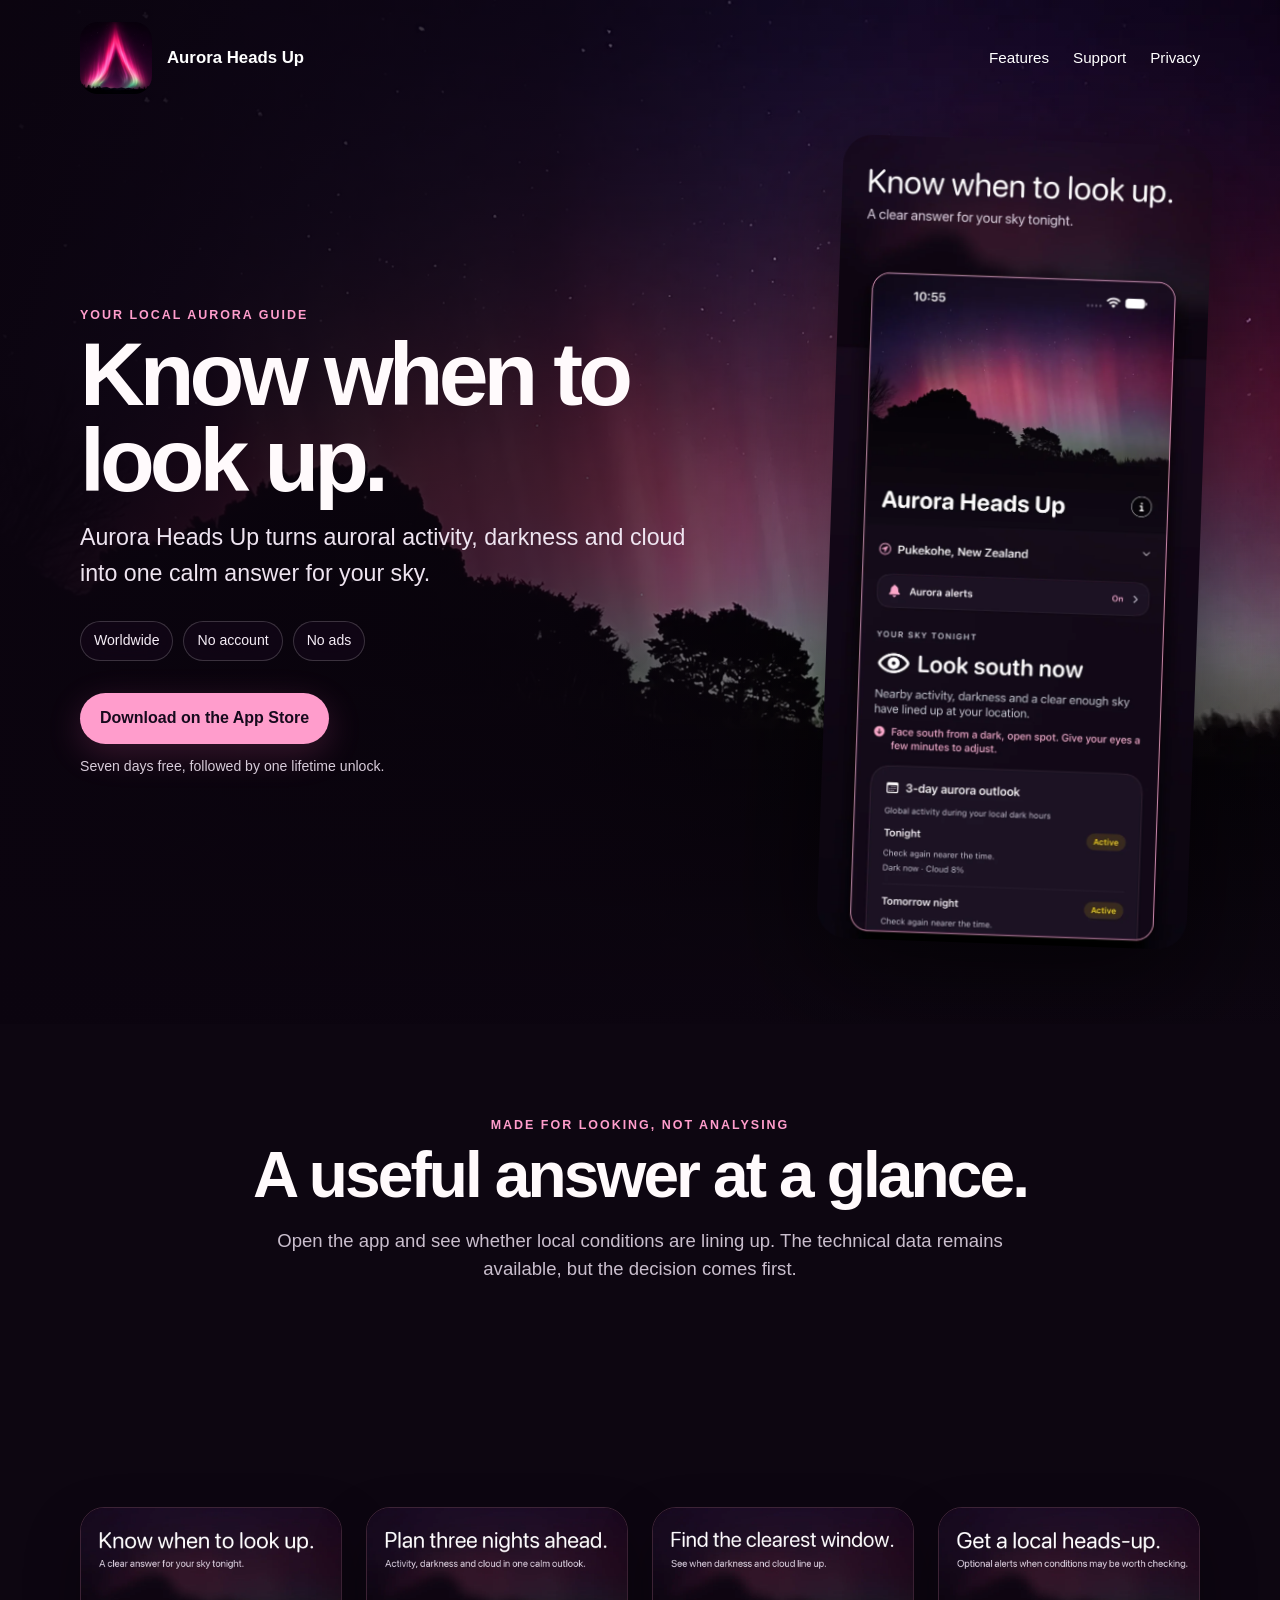
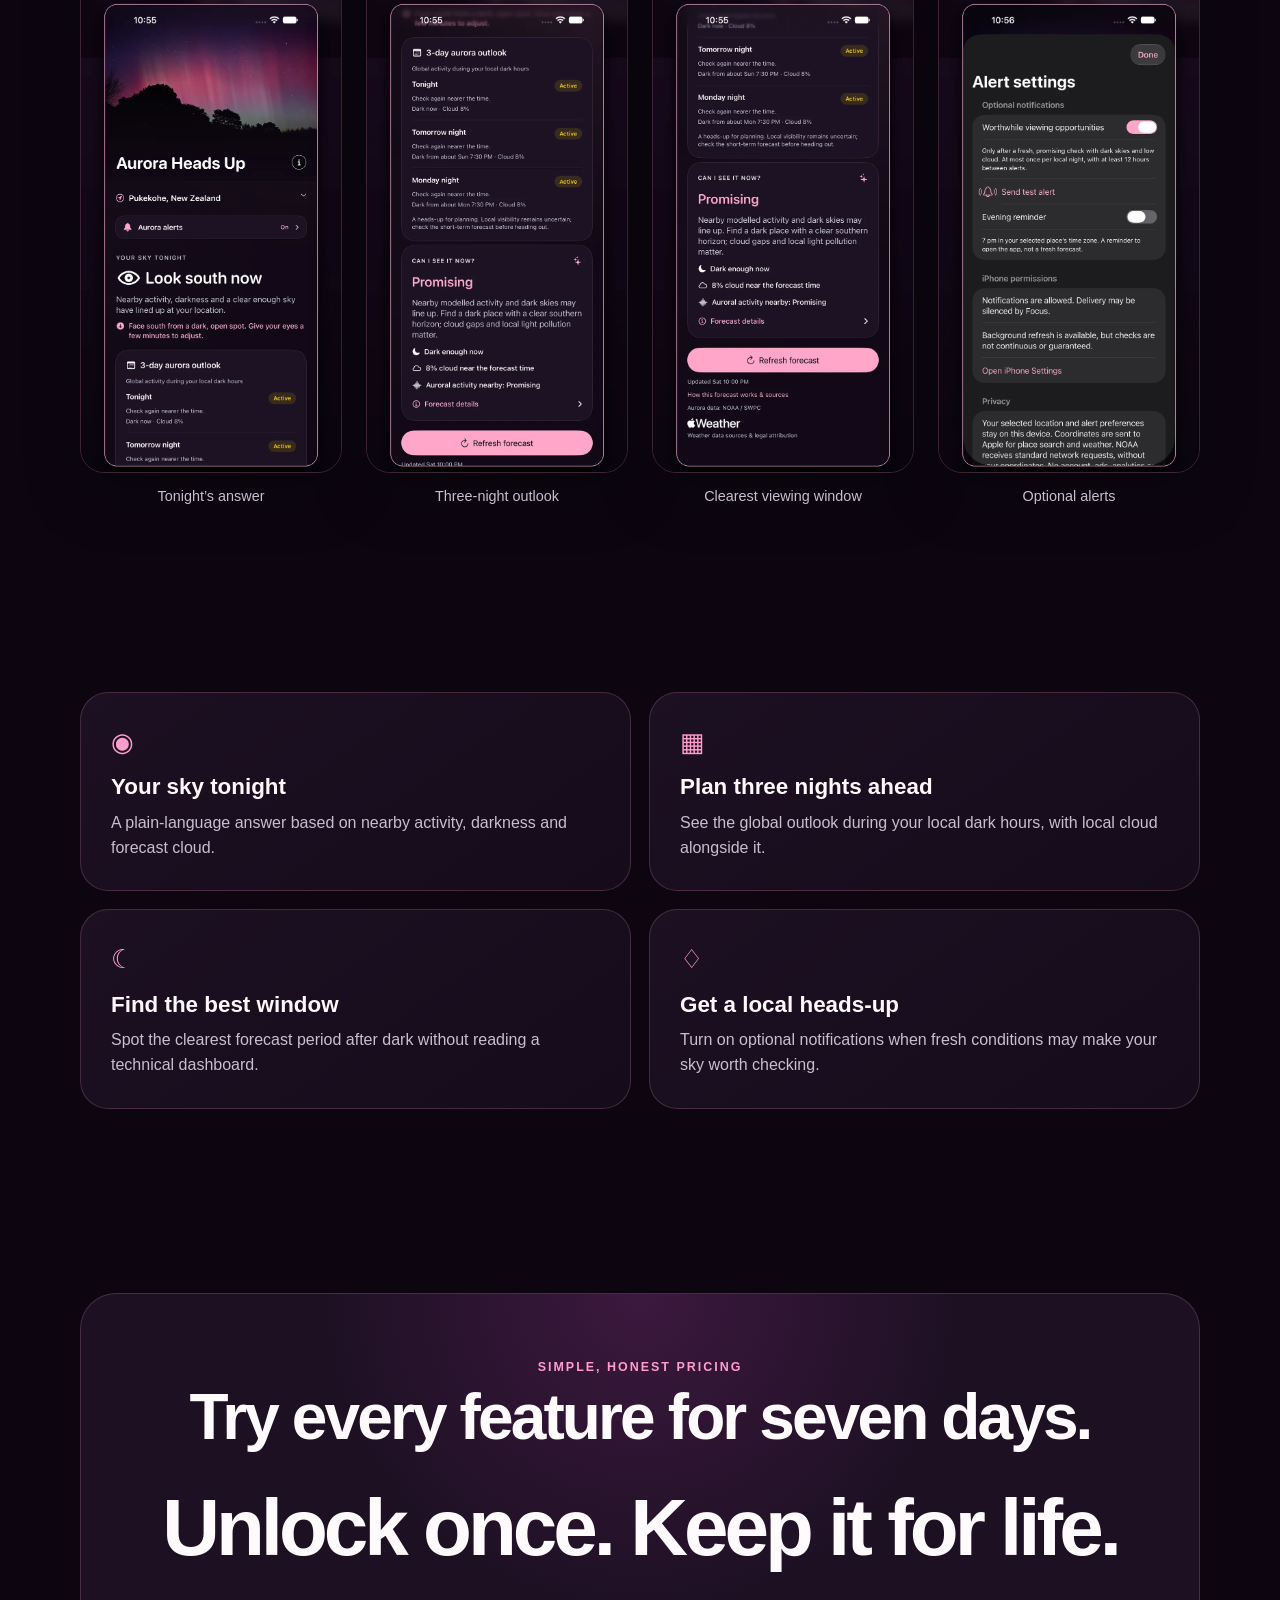
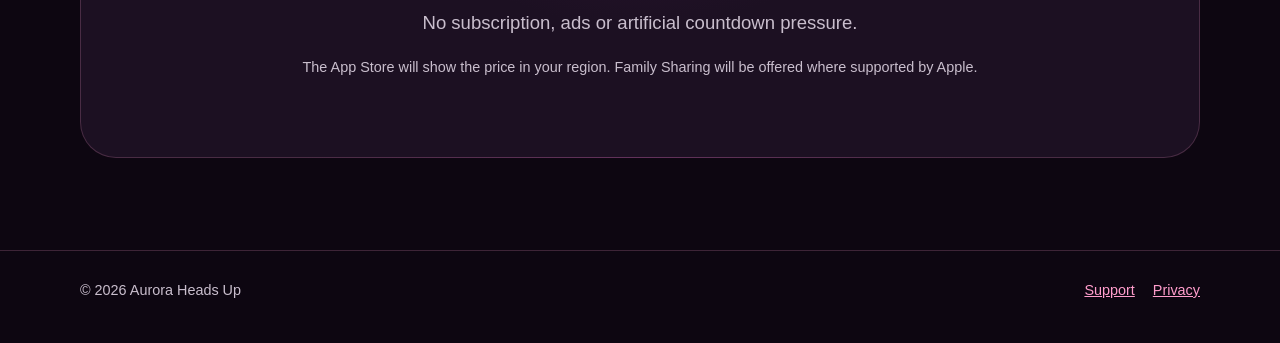
<file: index.html>
<!doctype html>
<html lang="en">
<head>
  <meta charset="utf-8">
  <meta name="viewport" content="width=device-width, initial-scale=1">
  <title>Aurora Heads Up — Know when to look up</title>
  <meta name="description" content="A calm, local aurora forecast that combines activity, darkness and cloud to tell you when your sky may be worth checking.">
  <meta name="theme-color" content="#0d0611">
  <link rel="canonical" href="https://nhcottier.github.io/aurora-heads-up/">
  <link rel="icon" href="assets/app-icon-192.png">
  <link rel="apple-touch-icon" href="assets/app-icon-192.png">
  <meta property="og:title" content="Aurora Heads Up — Know when to look up">
  <meta property="og:description" content="A calm, local answer for your sky tonight.">
  <meta property="og:image" content="https://nhcottier.github.io/aurora-heads-up/assets/aurora-heads-up-social.jpg">
  <meta property="og:type" content="website">
  <meta property="og:url" content="https://nhcottier.github.io/aurora-heads-up/">
  <link rel="stylesheet" href="styles.css">
</head>
<body>
  <a class="skip" href="#content">Skip to content</a>
  <header class="site-header">
    <a class="brand" href="./"><img src="assets/app-icon-192.png" alt=""><span>Aurora Heads Up</span></a>
    <nav aria-label="Main navigation"><a href="#features">Features</a><a href="support.html">Support</a><a href="privacy.html">Privacy</a></nav>
  </header>
  <div class="hero">
    <div class="hero-grid">
      <div class="hero-copy">
        <div class="eyebrow">Your local aurora guide</div>
        <h1>Know when to look up.</h1>
        <p class="lede">Aurora Heads Up turns auroral activity, darkness and cloud into one calm answer for your sky.</p>
        <ul class="pills"><li>Worldwide</li><li>No account</li><li>No ads</li></ul>
        <a class="cta" href="https://apps.apple.com/app/aurora-heads-up/id6811223540">Download on the App Store</a>
        <span class="subcta">Seven days free, followed by one lifetime unlock.</span>
      </div>
      <img class="hero-phone" src="assets/screenshots/01-know-when-to-look.webp" width="760" height="1652" alt="Aurora Heads Up showing a promising local viewing opportunity in Pukekohe">
    </div>
  </div>
  <main id="content">
    <section class="intro">
      <div class="eyebrow">Made for looking, not analysing</div>
      <h2>A useful answer at a glance.</h2>
      <p>Open the app and see whether local conditions are lining up. The technical data remains available, but the decision comes first.</p>
    </section>
    <section aria-label="App screenshots">
      <div class="screens">
        <figure class="shot"><img src="assets/screenshots/01-know-when-to-look.webp" alt="Tonight's local aurora answer" loading="lazy"><figcaption>Tonight’s answer</figcaption></figure>
        <figure class="shot"><img src="assets/screenshots/02-plan-three-nights.webp" alt="Three-night aurora outlook" loading="lazy"><figcaption>Three-night outlook</figcaption></figure>
        <figure class="shot"><img src="assets/screenshots/03-find-the-clearest-window.webp" alt="Clearest forecast viewing window" loading="lazy"><figcaption>Clearest viewing window</figcaption></figure>
        <figure class="shot"><img src="assets/screenshots/04-get-a-local-heads-up.webp" alt="Optional local aurora alert settings" loading="lazy"><figcaption>Optional alerts</figcaption></figure>
      </div>
    </section>
    <section id="features">
      <div class="features">
        <article class="feature"><span class="icon">◉</span><h3>Your sky tonight</h3><p>A plain-language answer based on nearby activity, darkness and forecast cloud.</p></article>
        <article class="feature"><span class="icon">▦</span><h3>Plan three nights ahead</h3><p>See the global outlook during your local dark hours, with local cloud alongside it.</p></article>
        <article class="feature"><span class="icon">☾</span><h3>Find the best window</h3><p>Spot the clearest forecast period after dark without reading a technical dashboard.</p></article>
        <article class="feature"><span class="icon">♢</span><h3>Get a local heads-up</h3><p>Turn on optional notifications when fresh conditions may make your sky worth checking.</p></article>
      </div>
    </section>
    <section id="pricing">
      <div class="pricing">
        <div class="eyebrow">Simple, honest pricing</div>
        <h2>Try every feature for seven days.</h2>
        <div class="price">Unlock once. Keep it for life.</div>
        <p class="section-copy">No subscription, ads or artificial countdown pressure.</p>
        <p class="fine">The App Store will show the price in your region. Family Sharing will be offered where supported by Apple.</p>
      </div>
    </section>
  </main>
  <footer><div class="footer-inner"><span>© 2026 Aurora Heads Up</span><div class="footer-links"><a href="support.html">Support</a><a href="privacy.html">Privacy</a></div></div></footer>
</body>
</html>
</file>
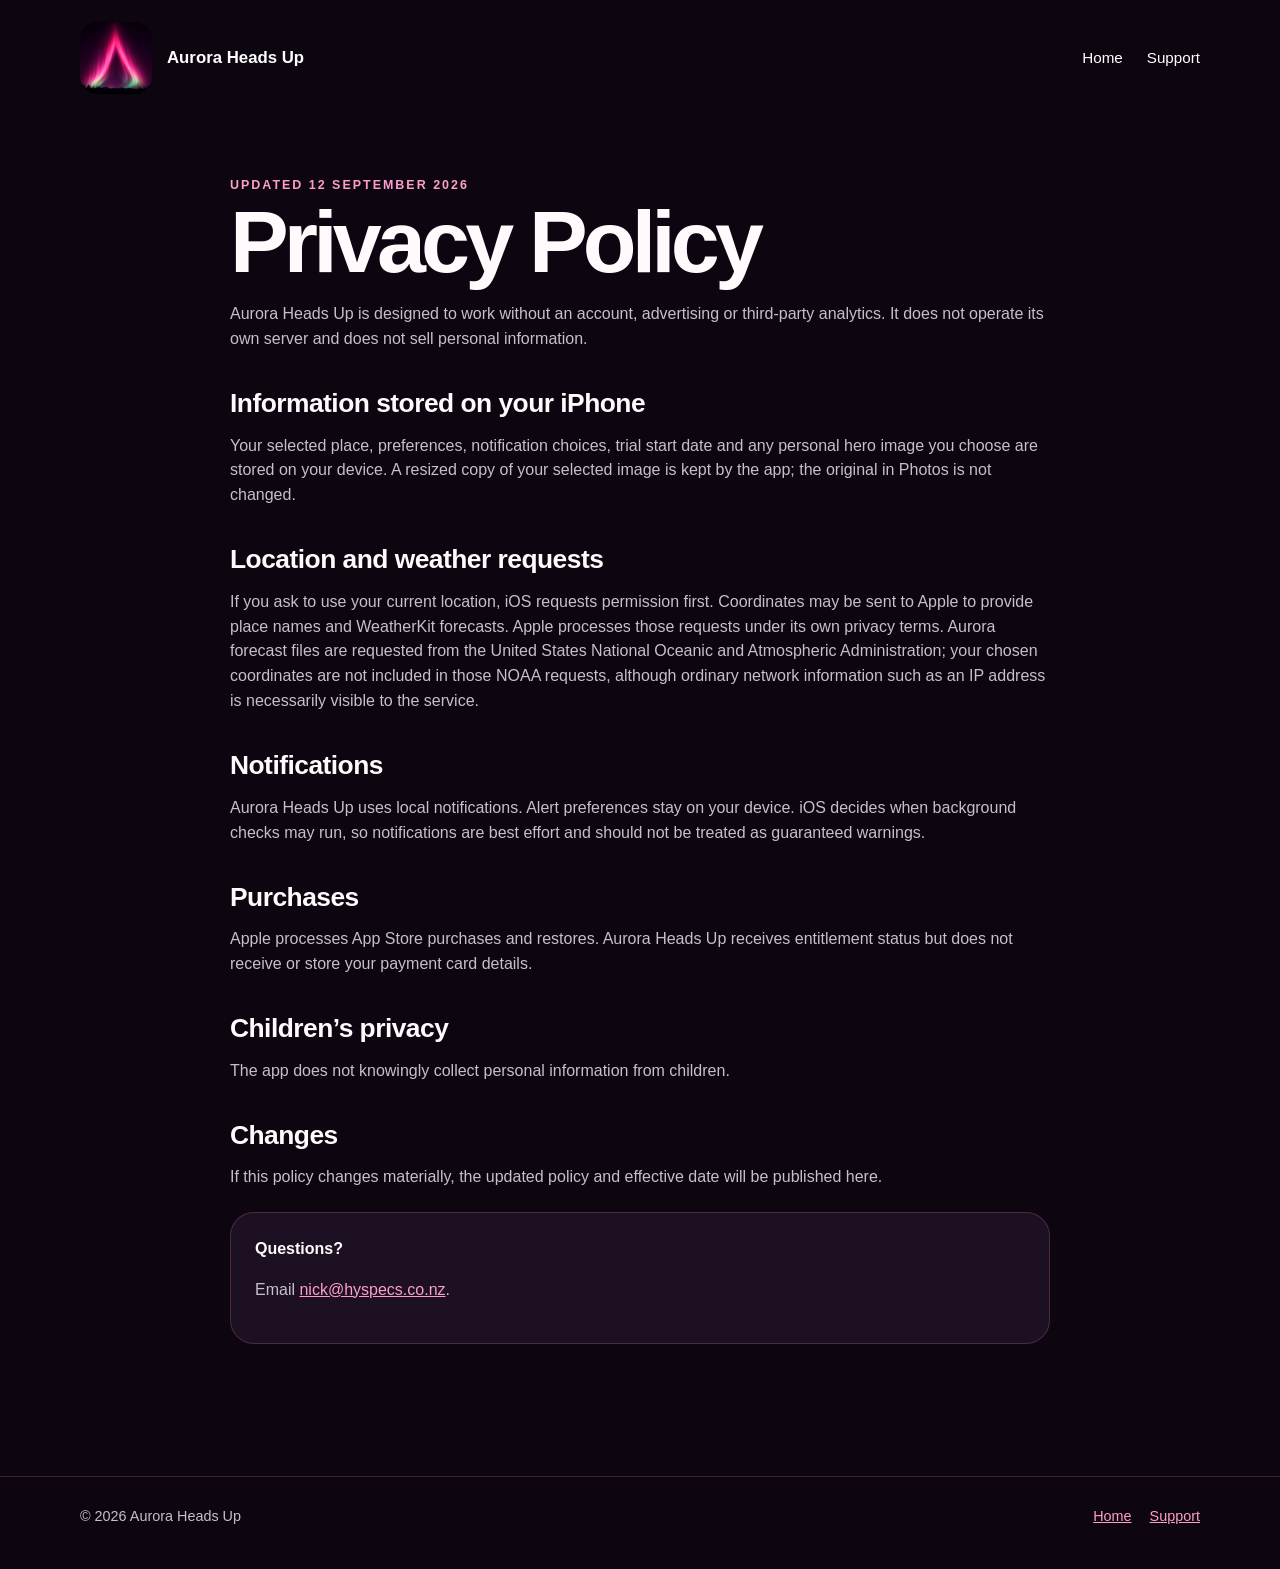
<file: privacy.html>
<!doctype html>
<html lang="en">
<head>
  <meta charset="utf-8"><meta name="viewport" content="width=device-width, initial-scale=1">
  <title>Privacy Policy — Aurora Heads Up</title>
  <meta name="description" content="Privacy policy for the Aurora Heads Up iPhone app.">
  <meta name="theme-color" content="#0d0611"><link rel="canonical" href="https://nhcottier.github.io/aurora-heads-up/privacy.html">
  <link rel="icon" href="assets/app-icon-192.png"><link rel="stylesheet" href="styles.css">
</head>
<body class="page">
  <a class="skip" href="#content">Skip to content</a>
  <header class="site-header"><a class="brand" href="./"><img src="assets/app-icon-192.png" alt=""><span>Aurora Heads Up</span></a><nav aria-label="Main navigation"><a href="./">Home</a><a href="support.html">Support</a></nav></header>
  <main id="content">
    <div class="eyebrow">Updated 12 September 2026</div><h1>Privacy Policy</h1>
    <p>Aurora Heads Up is designed to work without an account, advertising or third-party analytics. It does not operate its own server and does not sell personal information.</p>
    <h2>Information stored on your iPhone</h2>
    <p>Your selected place, preferences, notification choices, trial start date and any personal hero image you choose are stored on your device. A resized copy of your selected image is kept by the app; the original in Photos is not changed.</p>
    <h2>Location and weather requests</h2>
    <p>If you ask to use your current location, iOS requests permission first. Coordinates may be sent to Apple to provide place names and WeatherKit forecasts. Apple processes those requests under its own privacy terms. Aurora forecast files are requested from the United States National Oceanic and Atmospheric Administration; your chosen coordinates are not included in those NOAA requests, although ordinary network information such as an IP address is necessarily visible to the service.</p>
    <h2>Notifications</h2>
    <p>Aurora Heads Up uses local notifications. Alert preferences stay on your device. iOS decides when background checks may run, so notifications are best effort and should not be treated as guaranteed warnings.</p>
    <h2>Purchases</h2>
    <p>Apple processes App Store purchases and restores. Aurora Heads Up receives entitlement status but does not receive or store your payment card details.</p>
    <h2>Children’s privacy</h2>
    <p>The app does not knowingly collect personal information from children.</p>
    <h2>Changes</h2>
    <p>If this policy changes materially, the updated policy and effective date will be published here.</p>
    <div class="card"><strong>Questions?</strong><p>Email <a href="mailto:nick@hyspecs.co.nz?subject=Aurora%20Heads%20Up%20privacy">nick@hyspecs.co.nz</a>.</p></div>
  </main>
  <footer><div class="footer-inner"><span>© 2026 Aurora Heads Up</span><div class="footer-links"><a href="./">Home</a><a href="support.html">Support</a></div></div></footer>
</body>
</html>
</file>
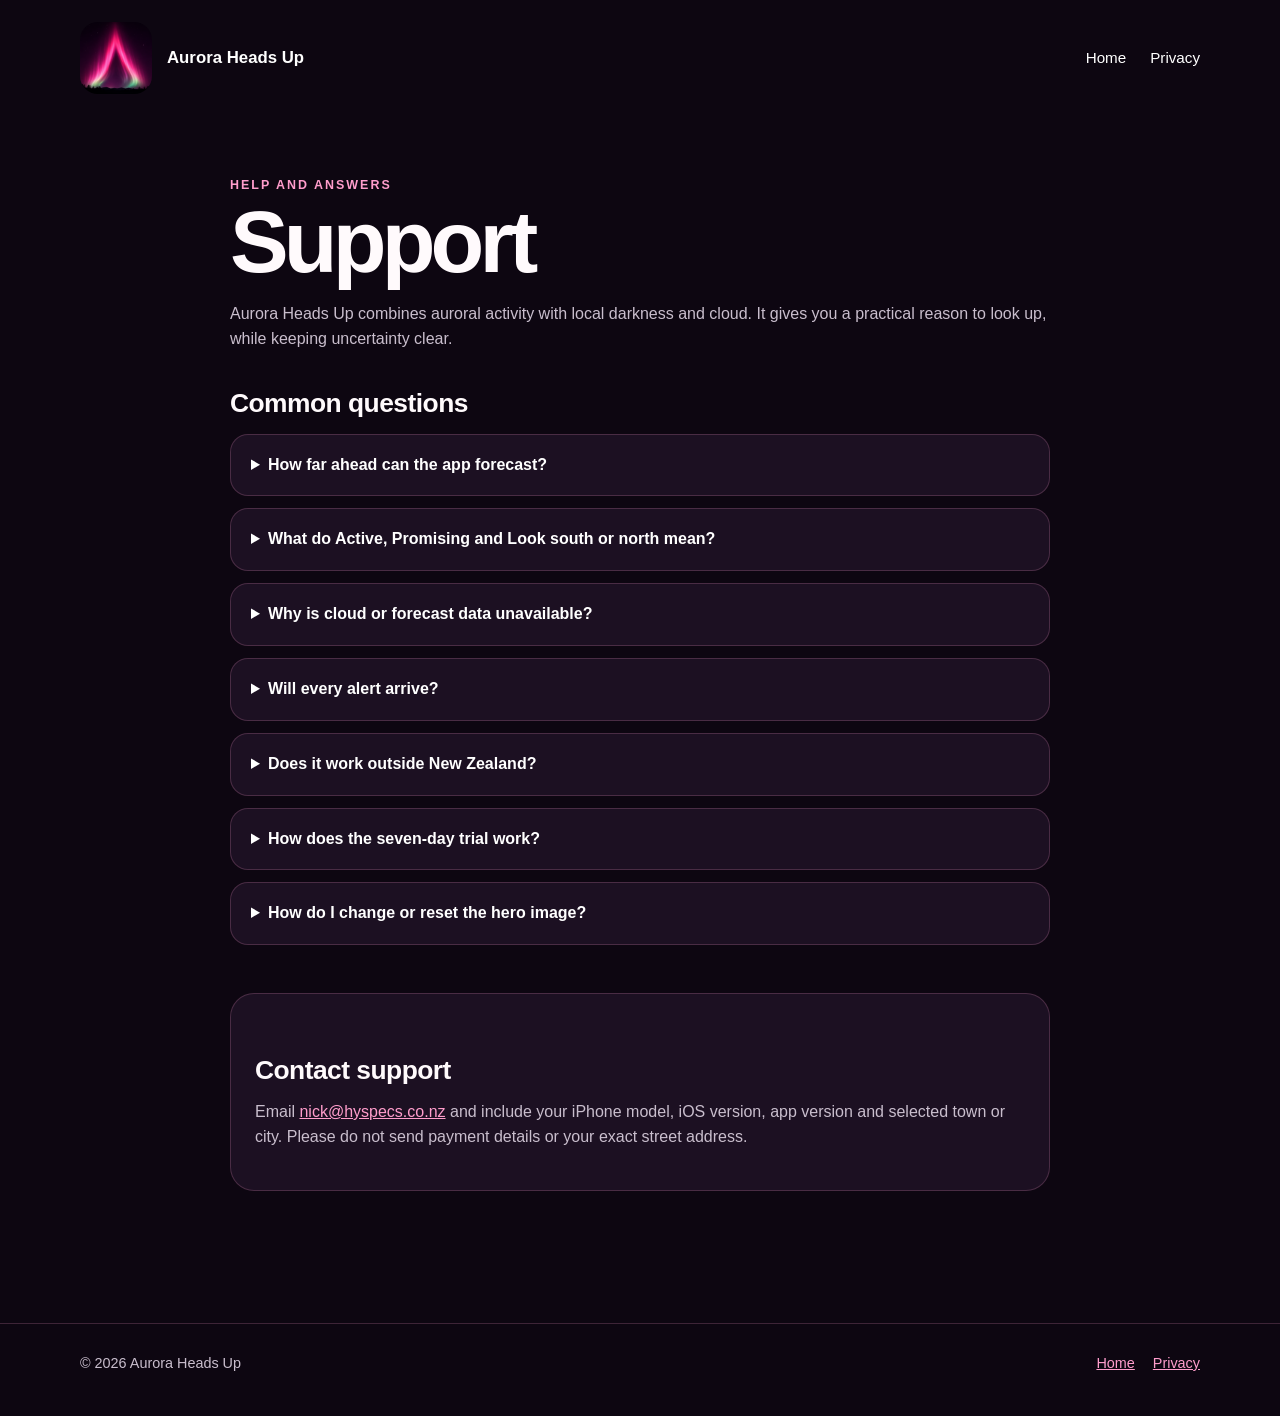
<file: support.html>
<!doctype html>
<html lang="en">
<head>
  <meta charset="utf-8"><meta name="viewport" content="width=device-width, initial-scale=1">
  <title>Support — Aurora Heads Up</title>
  <meta name="description" content="Help, answers and contact details for Aurora Heads Up.">
  <meta name="theme-color" content="#0d0611"><link rel="canonical" href="https://nhcottier.github.io/aurora-heads-up/support.html">
  <link rel="icon" href="assets/app-icon-192.png"><link rel="stylesheet" href="styles.css">
</head>
<body class="page">
  <a class="skip" href="#content">Skip to content</a>
  <header class="site-header"><a class="brand" href="./"><img src="assets/app-icon-192.png" alt=""><span>Aurora Heads Up</span></a><nav aria-label="Main navigation"><a href="./">Home</a><a href="privacy.html">Privacy</a></nav></header>
  <main id="content">
    <div class="eyebrow">Help and answers</div><h1>Support</h1>
    <p>Aurora Heads Up combines auroral activity with local darkness and cloud. It gives you a practical reason to look up, while keeping uncertainty clear.</p>
    <h2>Common questions</h2>
    <details><summary>How far ahead can the app forecast?</summary><p>The three-night outlook is for planning. The short-term aurora view is most useful around 30–90 minutes ahead. Recheck close to the time because solar-wind conditions and local cloud can change quickly.</p></details>
    <details><summary>What do Active, Promising and Look south or north mean?</summary><p>They are plain-language summaries of the available forecast data at your place. They are not a guarantee that an aurora will be visible. Darkness, cloud, local light pollution and the strength of the display all affect what you may see.</p></details>
    <details><summary>Why is cloud or forecast data unavailable?</summary><p>WeatherKit or NOAA data can occasionally be late, incomplete or temporarily unavailable. Pull down or use Refresh forecast after a few minutes. The app leaves missing information unknown instead of guessing.</p></details>
    <details><summary>Will every alert arrive?</summary><p>No. iOS controls when background refresh runs, so aurora alerts are best effort. Keep notifications and Background App Refresh enabled, and open the app periodically so it can refresh its data.</p></details>
    <details><summary>Does it work outside New Zealand?</summary><p>Yes. Aurora Heads Up supports places in both the Northern and Southern Hemispheres. Use the location row to choose the place whose sky you want to check.</p></details>
    <details><summary>How does the seven-day trial work?</summary><p>Every feature is available for seven days. Afterwards, one lifetime purchase unlocks the app. There is no subscription. Use Restore Purchases after reinstalling or moving to another iPhone signed in to the same Apple ID.</p></details>
    <details><summary>How do I change or reset the hero image?</summary><p>Tap the small information button on the hero image. Choose a photo from your library, or restore the default Pukekohe aurora photograph at any time.</p></details>
    <div class="contact card"><h2>Contact support</h2><p>Email <a href="mailto:nick@hyspecs.co.nz?subject=Aurora%20Heads%20Up%20support">nick@hyspecs.co.nz</a> and include your iPhone model, iOS version, app version and selected town or city. Please do not send payment details or your exact street address.</p></div>
  </main>
  <footer><div class="footer-inner"><span>© 2026 Aurora Heads Up</span><div class="footer-links"><a href="./">Home</a><a href="privacy.html">Privacy</a></div></div></footer>
</body>
</html>
</file>
<file: styles.css>
:root {
  color-scheme: dark;
  --bg: #0d0611;
  --surface: #1c1022;
  --surface-2: #27152e;
  --text: #fffafc;
  --muted: #c9becd;
  --accent: #ff9dcc;
  --line: rgba(255, 157, 204, .2);
  --max: 1120px;
}

* { box-sizing: border-box; }
html { scroll-behavior: smooth; }
body {
  margin: 0;
  background: var(--bg);
  color: var(--text);
  font-family: -apple-system, BlinkMacSystemFont, "SF Pro Display", "Helvetica Neue", sans-serif;
  line-height: 1.55;
  -webkit-font-smoothing: antialiased;
}
a { color: var(--accent); }
img { display: block; max-width: 100%; }
.skip { position: absolute; left: -999px; top: 0; }
.skip:focus { left: 1rem; top: 1rem; z-index: 20; background: #fff; color: #000; padding: .65rem 1rem; border-radius: 999px; }
.site-header {
  position: absolute;
  z-index: 10;
  inset: 0 0 auto;
  display: flex;
  align-items: center;
  justify-content: space-between;
  width: min(calc(100% - 40px), var(--max));
  margin: 0 auto;
  padding: 22px 0;
}
.brand { display: flex; align-items: center; gap: 15px; color: white; text-decoration: none; font-size: 1.05rem; font-weight: 700; }
.brand img { width: 72px; height: 72px; border-radius: 18px; }
nav { display: flex; gap: 24px; }
nav a { color: white; text-decoration: none; font-size: .95rem; }
nav a:hover, nav a:focus-visible { color: var(--accent); }
.hero {
  position: relative;
  min-height: 790px;
  display: grid;
  align-items: center;
  overflow: hidden;
  background: #180a20;
}
.hero::before {
  content: "";
  position: absolute;
  inset: 0;
  background:
    linear-gradient(90deg, rgba(11,4,15,.96) 0%, rgba(11,4,15,.75) 43%, rgba(11,4,15,.22) 72%),
    linear-gradient(0deg, var(--bg), transparent 38%),
    url("assets/aurora-hero.webp") center 38% / cover no-repeat;
}
.hero-grid { position: relative; width: min(calc(100% - 40px), var(--max)); margin: 0 auto; padding: 140px 0 80px; display: grid; grid-template-columns: 1.05fr .72fr; align-items: center; gap: 70px; }
.eyebrow { color: var(--accent); font-size: .78rem; font-weight: 800; letter-spacing: .16em; text-transform: uppercase; }
h1 { margin: .3rem 0 1.1rem; max-width: 720px; font-size: clamp(3.2rem, 7vw, 6.8rem); line-height: .96; letter-spacing: -.055em; }
.lede { max-width: 650px; margin: 0 0 1.8rem; color: #eee4f0; font-size: clamp(1.15rem, 2vw, 1.45rem); }
.pills { display: flex; flex-wrap: wrap; gap: 10px; margin: 0 0 2rem; padding: 0; list-style: none; }
.pills li { border: 1px solid rgba(255,255,255,.18); background: rgba(22,8,28,.56); backdrop-filter: blur(16px); padding: 8px 13px; border-radius: 999px; color: #f5edf6; font-size: .88rem; }
.cta { display: inline-flex; align-items: center; justify-content: center; padding: 13px 20px; border-radius: 999px; background: var(--accent); color: #170a1d; text-decoration: none; font-weight: 750; box-shadow: 0 10px 35px rgba(255,104,181,.19); }
.cta:hover, .cta:focus-visible { background: #ffc0df; transform: translateY(-1px); }
.subcta { display: block; margin-top: 12px; color: #d7cbd9; font-size: .88rem; }
.hero-phone { width: min(100%, 370px); height: auto; justify-self: end; transform: rotate(2deg); filter: drop-shadow(0 30px 55px rgba(0,0,0,.55)); border-radius: 30px; }
main section { width: min(calc(100% - 40px), var(--max)); margin: 0 auto; padding: 92px 0; }
.intro { text-align: center; max-width: 780px; }
h2 { margin: .4rem 0 1rem; font-size: clamp(2.25rem, 5vw, 4.25rem); line-height: 1.04; letter-spacing: -.045em; }
.intro p, .section-copy { color: var(--muted); font-size: 1.16rem; }
.screens { display: grid; grid-template-columns: repeat(4, 1fr); gap: 24px; padding-top: 20px; }
.shot { margin: 0; }
.shot img { border: 1px solid var(--line); border-radius: 24px; box-shadow: 0 24px 55px rgba(0,0,0,.28); }
.shot figcaption { color: var(--muted); font-size: .9rem; margin-top: 12px; text-align: center; }
.features { display: grid; grid-template-columns: repeat(2, 1fr); gap: 18px; }
.feature { background: linear-gradient(145deg, var(--surface), #150b1a); border: 1px solid var(--line); padding: 30px; border-radius: 28px; }
.feature .icon { color: var(--accent); font-size: 1.6rem; }
.feature h3 { margin: .5rem 0 .35rem; font-size: 1.4rem; }
.feature p { margin: 0; color: var(--muted); }
.pricing { text-align: center; background: radial-gradient(circle at 50% 0, #3c183f, var(--surface) 46%); border: 1px solid var(--line); border-radius: 36px; padding: 64px 30px; }
.price { margin: .3rem 0 .6rem; font-size: clamp(2.5rem, 7vw, 5rem); font-weight: 800; letter-spacing: -.05em; }
.fine { color: var(--muted); font-size: .9rem; }
.page { padding-top: 116px; }
.page main { width: min(calc(100% - 40px), 820px); margin: 0 auto; padding: 60px 0 110px; }
.page .site-header { position: absolute; }
.page h1 { font-size: clamp(3rem, 8vw, 5.5rem); }
.page h2 { margin-top: 2.4rem; font-size: 1.65rem; letter-spacing: -.02em; }
.page p, .page li { color: var(--muted); }
.card { background: var(--surface); border: 1px solid var(--line); border-radius: 24px; padding: 24px; margin: 22px 0; }
details { background: var(--surface); border: 1px solid var(--line); border-radius: 18px; padding: 0 20px; margin: 12px 0; }
summary { cursor: pointer; color: white; font-weight: 700; padding: 18px 0; }
details p { padding-bottom: 18px; margin: 0; }
.contact { margin-top: 48px; }
footer { border-top: 1px solid var(--line); }
.footer-inner { width: min(calc(100% - 40px), var(--max)); margin: 0 auto; padding: 28px 0 42px; display: flex; justify-content: space-between; gap: 20px; color: var(--muted); font-size: .9rem; }
.footer-links { display: flex; gap: 18px; }

@media (max-width: 780px) {
  .site-header { width: min(calc(100% - 28px), var(--max)); padding-top: 16px; }
  .brand img { width: 54px; height: 54px; border-radius: 14px; }
  .brand span { display: none; }
  nav { gap: 15px; }
  .hero { min-height: auto; }
  .hero::before { background: linear-gradient(0deg, var(--bg) 2%, rgba(11,4,15,.35) 55%, rgba(11,4,15,.46)), url("assets/aurora-hero.webp") 56% top / auto 600px no-repeat; }
  .hero-grid { width: min(calc(100% - 28px), var(--max)); grid-template-columns: 1fr; padding: 330px 0 55px; gap: 38px; }
  .hero-copy { text-shadow: 0 2px 22px #100515; }
  h1 { font-size: clamp(3.2rem, 16vw, 5rem); }
  .hero-phone { width: min(100%, 360px); justify-self: center; margin: 0 auto; transform: none; }
  main section { width: min(calc(100% - 28px), var(--max)); padding: 64px 0; }
  .screens { grid-template-columns: repeat(2, 1fr); gap: 15px; }
  .features { grid-template-columns: 1fr; }
  .feature { padding: 24px; }
  .footer-inner { flex-direction: column; }
}

@media (max-width: 430px) {
  nav a:first-child { display: none; }
  .screens { grid-template-columns: 1fr; gap: 32px; }
}

@media (prefers-reduced-motion: reduce) {
  html { scroll-behavior: auto; }
  .cta { transition: none; }
}
</file>
